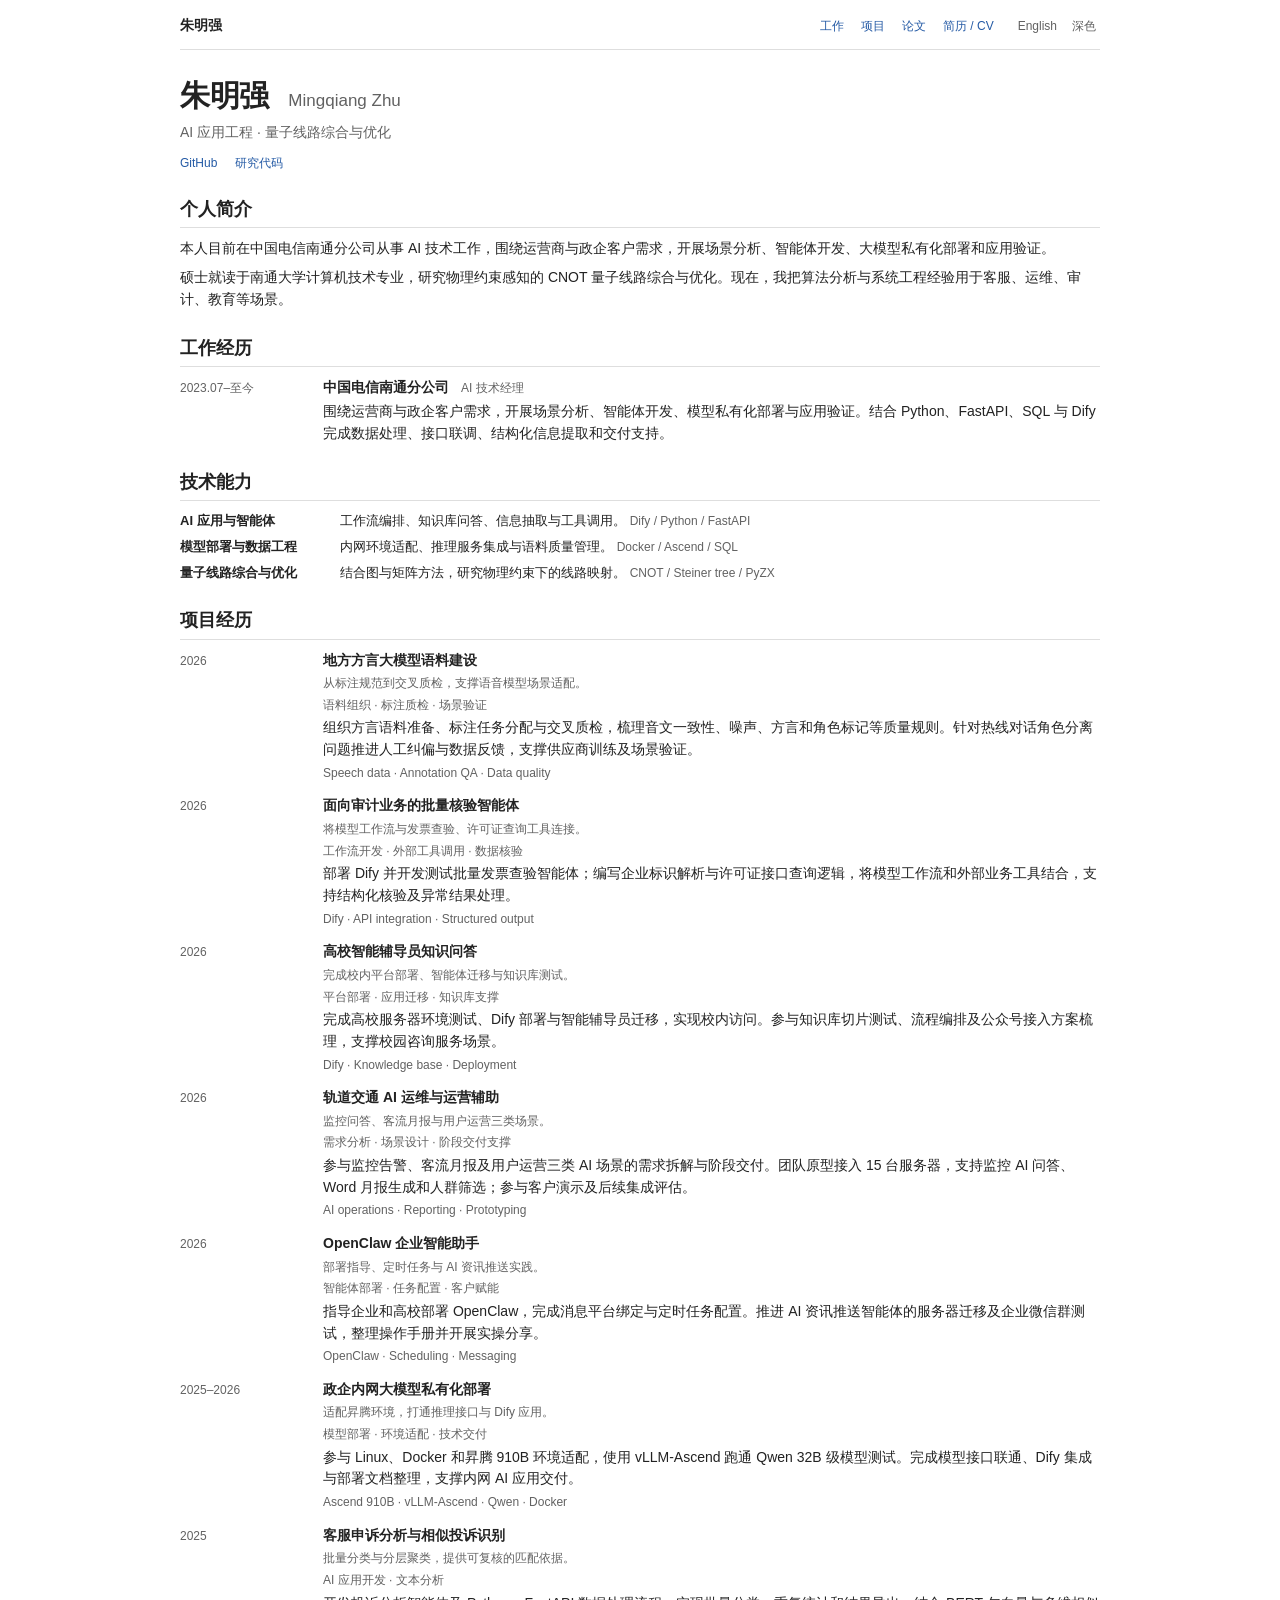
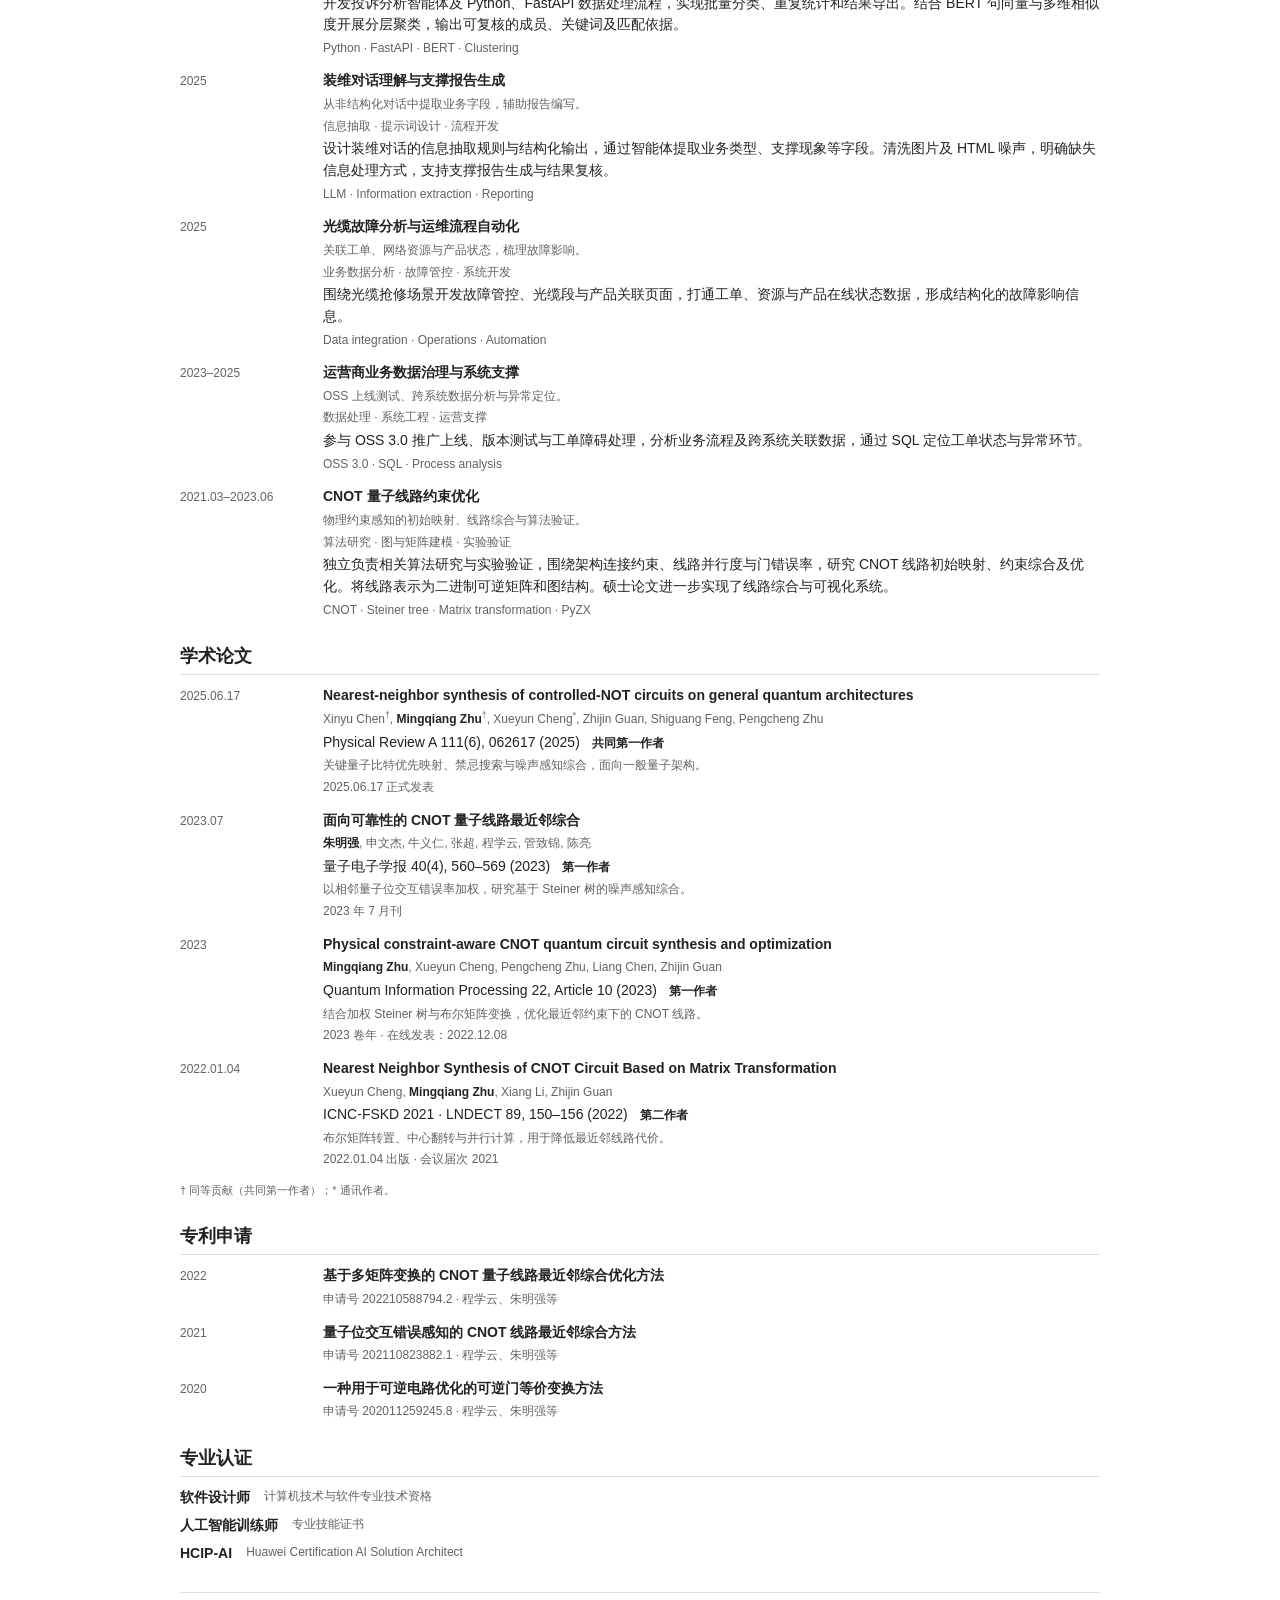
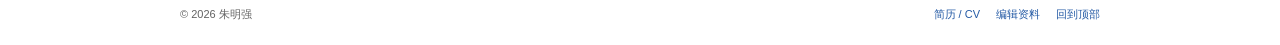
<file: index.html>
<!doctype html>
<html lang="zh-CN" data-theme="light">
<head>
<meta charset="utf-8"><meta name="viewport" content="width=device-width, initial-scale=1"><meta name="color-scheme" content="light dark">
<meta name="description" content="朱明强：AI 应用工程、智能体开发与量子线路综合研究。"><meta property="og:title" content="朱明强 · Mingqiang Zhu"><meta property="og:description" content="AI engineering and quantum circuit research."><meta property="og:type" content="website">
<title>朱明强 · Mingqiang Zhu</title><link rel="icon" href="./favicon.svg" type="image/svg+xml"><link rel="stylesheet" href="./styles.css?v=20261102-online">
<script>try{document.documentElement.dataset.theme=localStorage.getItem('mz-theme')||(matchMedia('(prefers-color-scheme: dark)').matches?'dark':'light')}catch{}</script>
<script src="./content.js?v=20261102-online" defer></script><script src="./portfolio-core.js?v=20261102-online" defer></script><script src="./portfolio-view.js?v=20261102-online" defer></script><script src="./app.js?v=20261102-online" defer></script>
</head>
<body><a class="skip-link" href="#main">跳到正文 / Skip to content</a>
<div class="page-shell"><header class="site-header"><a class="site-name" href="./index.html">朱明强</a><nav aria-label="页面导航"><a href="#experience" data-label="experience">工作</a><a href="#projects" data-label="projects">项目</a><a href="#papers" data-label="papers">论文</a><a href="./cv.html" id="cv-link">简历 / CV</a></nav><div class="header-tools"><button type="button" id="language-toggle">English</button><button type="button" id="theme-toggle">深色</button></div></header>
<div id="draft-banner" class="notice" hidden role="status"></div>
<main id="main"><header class="profile-header"><h1 id="profile-name">朱明强 <span>Mingqiang Zhu</span></h1><p id="profile-headline">AI 应用工程 · 量子线路综合与优化</p><div id="profile-links" class="profile-links"></div></header><div id="page-content"></div></main>
<footer class="site-footer"><span id="copyright"></span><div><a href="./cv.html" id="footer-cv">简历</a><a href="./edit.html" id="editor-link">编辑资料</a><a href="#main" id="top-link">回到顶部</a></div></footer></div>
<noscript><p>请启用 JavaScript 查看项目与论文。Please enable JavaScript to view this portfolio.</p></noscript>
</body></html>
</file>
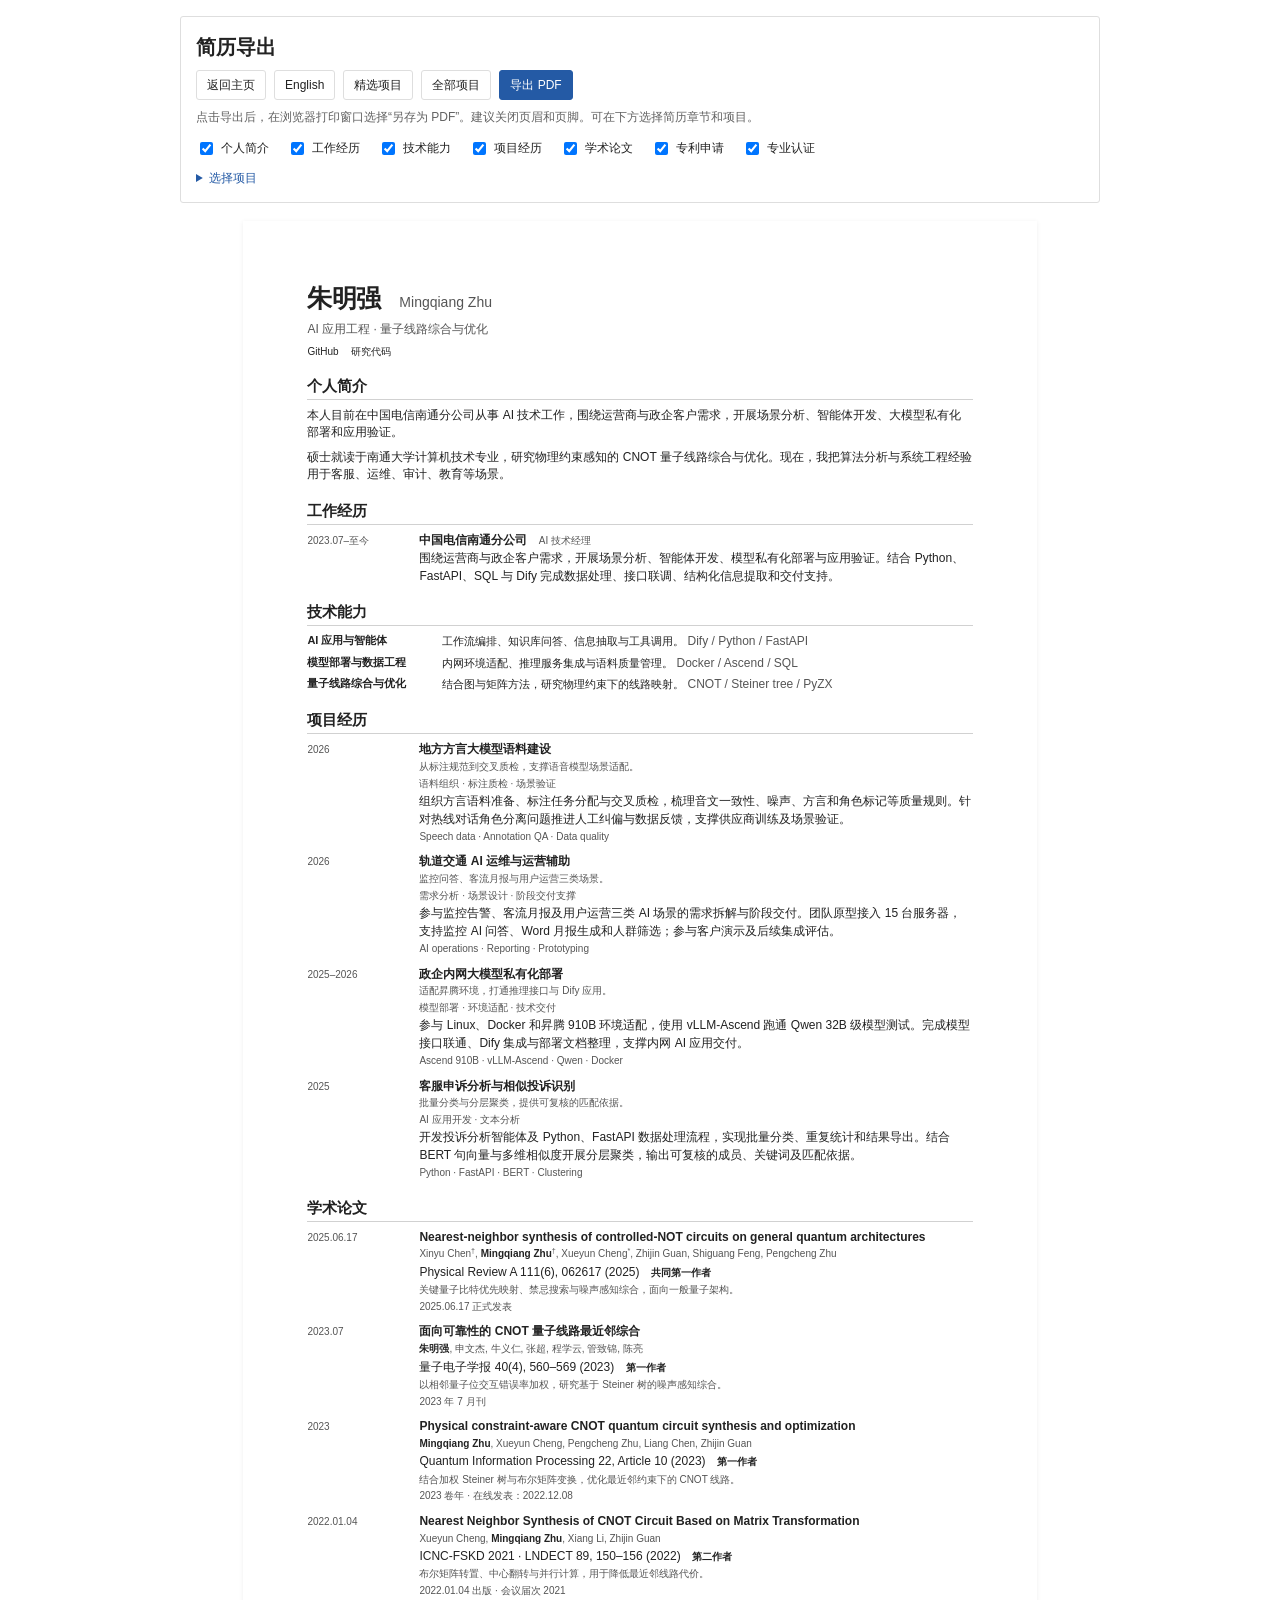
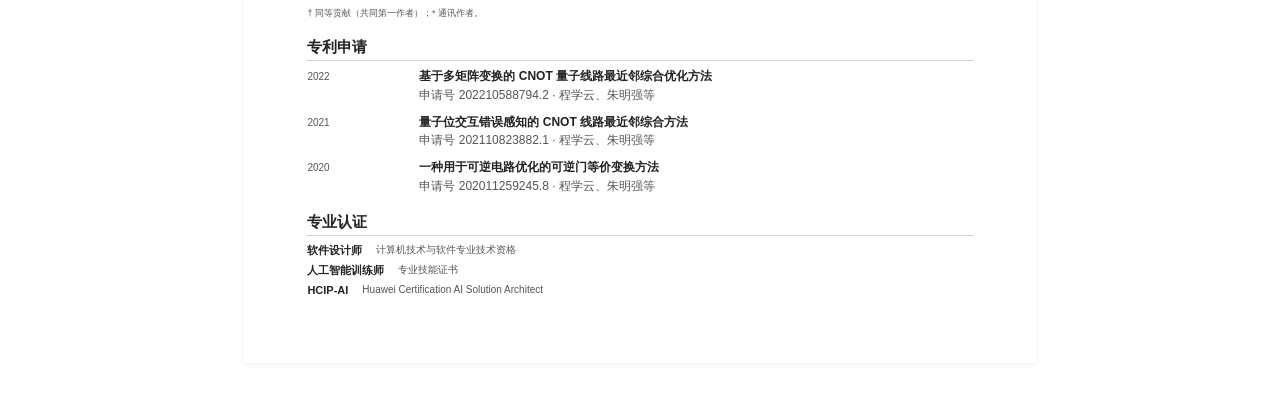
<file: cv.html>
<!doctype html><html lang="zh-CN"><head><meta charset="utf-8"><meta name="viewport" content="width=device-width, initial-scale=1"><title>朱明强 · 简历</title><link rel="icon" href="./favicon.svg" type="image/svg+xml"><link rel="stylesheet" href="./styles.css?v=20261102-online"><script src="./content.js?v=20261102-online" defer></script><script src="./portfolio-core.js?v=20261102-online" defer></script><script src="./portfolio-view.js?v=20261102-online" defer></script><script src="./cv.js?v=20261102-online" defer></script></head><body>
<div class="cv-controls"><h1 id="cv-title">简历导出</h1><div class="toolbar"><a class="button" href="./index.html" id="back-home">返回主页</a><button id="cv-language" type="button">English</button><button id="select-featured" type="button">精选项目</button><button id="select-all" type="button">全部项目</button><button id="print-cv" class="primary" type="button">导出 PDF</button></div><p id="print-help">点击导出后，在浏览器打印窗口选择“另存为 PDF”。可在下方选择简历章节和项目。</p><div id="cv-draft-notice" class="notice" hidden></div><div id="section-options" class="cv-options"></div><details><summary id="project-selection-label">选择项目</summary><div id="project-options" class="project-options"></div></details></div>
<main class="cv-sheet" id="cv-sheet"></main></body></html>
</file>
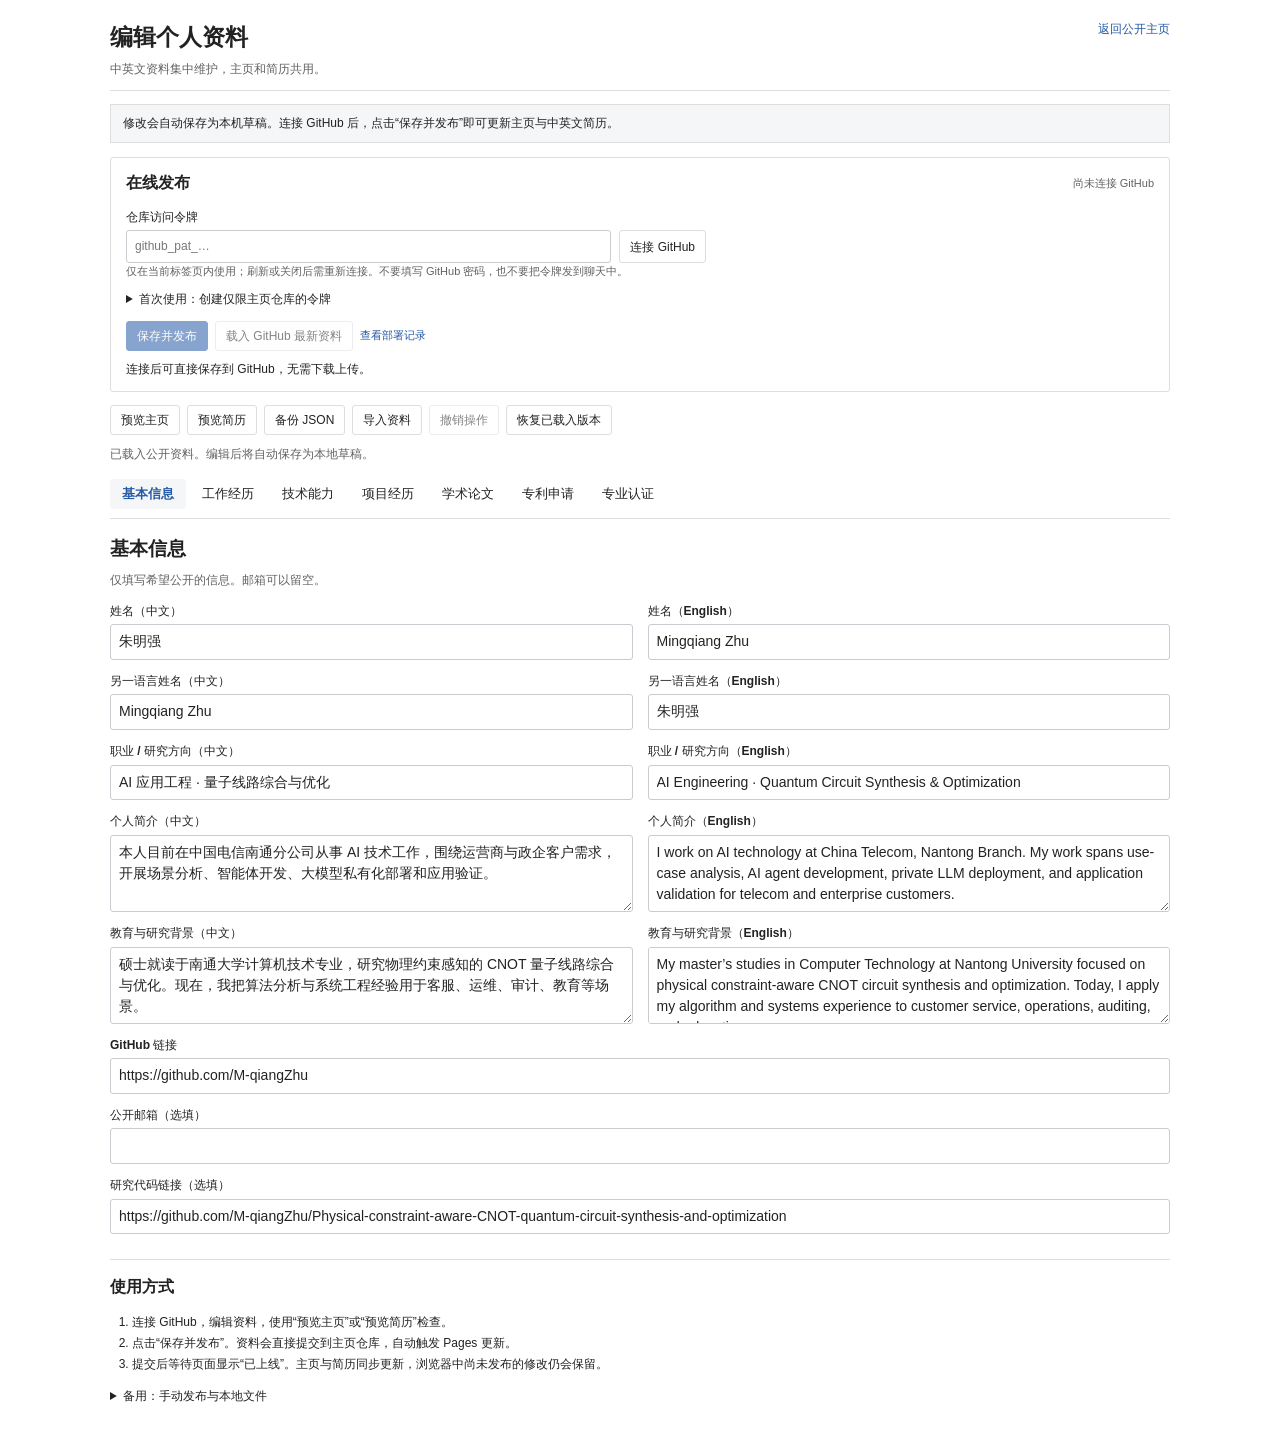
<file: edit.html>
<!doctype html>
<html lang="zh-CN"><head>
<meta charset="utf-8"><meta name="viewport" content="width=device-width, initial-scale=1"><title>编辑资料 · 朱明强</title>
<meta name="robots" content="noindex"><meta name="referrer" content="no-referrer">
<meta http-equiv="Content-Security-Policy" content="default-src 'self'; script-src 'self'; style-src 'self'; connect-src 'self' https://api.github.com https://m-qiangzhu.github.io; img-src 'self' data:; object-src 'none'; base-uri 'self'; form-action 'none'">
<link rel="icon" href="./favicon.svg" type="image/svg+xml"><link rel="stylesheet" href="./styles.css?v=20261102-online"><link rel="stylesheet" href="./editor.css?v=20261102-online">
<script src="./content.js?v=20261102-online" defer></script><script src="./portfolio-core.js?v=20261102-online" defer></script><script src="./github-publish.js?v=20261102-online" defer></script><script src="./editor-publish.js?v=20261102-online" defer></script><script src="./editor.js?v=20261102-online" defer></script>
</head><body><div class="editor-shell">
<header class="editor-header"><div><h1>编辑个人资料</h1><p>中英文资料集中维护，主页和简历共用。</p></div><a href="./index.html">返回公开主页</a></header>
<div class="notice">修改会自动保存为本机草稿。连接 GitHub 后，点击“保存并发布”即可更新主页与中英文简历。</div>
<section class="github-panel" aria-labelledby="github-heading">
<div class="github-heading"><h2 id="github-heading">在线发布</h2><span id="github-account">尚未连接 GitHub</span></div>
<form id="github-connect-form" autocomplete="off"><div class="github-connect-row"><label class="field" for="github-token"><span>仓库访问令牌</span><input id="github-token" type="password" autocomplete="off" autocapitalize="off" spellcheck="false" placeholder="github_pat_…" aria-describedby="token-help" required></label><button type="submit" id="github-connect">连接 GitHub</button></div><p id="token-help">仅在当前标签页内使用；刷新或关闭后需重新连接。不要填写 GitHub 密码，也不要把令牌发到聊天中。</p></form>
<details id="token-setup"><summary>首次使用：创建仅限主页仓库的令牌</summary><ol><li><a href="https://github.com/settings/personal-access-tokens/new?name=Homepage+editor&amp;description=Edit+personal+homepage+content&amp;target_name=M-qiangZhu&amp;expires_in=30&amp;contents=write" target="_blank" rel="noopener noreferrer">打开 GitHub 令牌设置</a>，使用 <strong>M-qiangZhu</strong> 账号。</li><li>在 Repository access 选择 <strong>Only select repositories</strong>，仅选 <strong>M-qiangZhu.github.io</strong>。</li><li>在 Repository permissions 确认 <strong>Contents → Read and write</strong>。有效期可自行缩短，其他权限无需添加。</li><li>点击 Generate token，将生成的 <strong>github_pat_…</strong> 粘贴到上方并连接。令牌过期后在这里重新创建。</li></ol></details>
<div class="toolbar github-actions"><button type="button" id="publish-online" class="primary" disabled>保存并发布</button><button type="button" id="load-remote" disabled>载入 GitHub 最新资料</button><button type="button" id="github-disconnect" hidden>断开连接</button><button type="button" id="check-publication" hidden>重新检查上线状态</button><a href="https://github.com/M-qiangZhu/M-qiangZhu.github.io/actions" target="_blank" rel="noopener noreferrer">查看部署记录</a></div>
<p id="publish-status" role="status" aria-live="polite">连接后可直接保存到 GitHub，无需下载上传。</p><a id="published-commit" target="_blank" rel="noopener noreferrer" hidden>查看本次提交</a>
<div id="remote-conflict" class="remote-conflict" role="alert" hidden><p id="conflict-message"></p><div class="toolbar"><button type="button" id="use-remote">改用 GitHub 最新资料</button><button type="button" id="keep-local">保留当前草稿，替换远端资料</button></div><p>改用远端资料后，可通过“撤销操作”找回当前草稿。替换远端需再次确认。</p></div>
</section>
<div class="editor-actions toolbar"><button type="button" id="preview-home">预览主页</button><button type="button" id="preview-cv">预览简历</button><button type="button" id="export-json">备份 JSON</button><button type="button" id="import-json">导入资料</button><input id="import-file" type="file" accept=".json,.js,application/json,text/javascript" hidden><button type="button" id="undo" disabled>撤销操作</button><button type="button" id="reset-draft">恢复已载入版本</button></div>
<p class="save-status" id="save-status" role="status" aria-live="polite">正在载入资料…</p><div class="editor-errors" id="editor-errors" role="alert" hidden></div>
<nav class="editor-tabs" id="editor-tabs" aria-label="编辑栏目"></nav>
<main id="editor-main"><div class="editor-section-heading"><h2 id="section-title">基本信息</h2><button id="add-entry" type="button" hidden>新增条目</button></div><p id="section-help" class="muted"></p><form id="editor-form" autocomplete="off"></form></main>
<section class="publishing-help"><h2>使用方式</h2><ol><li>连接 GitHub，编辑资料，使用“预览主页”或“预览简历”检查。</li><li>点击“保存并发布”。资料会直接提交到主页仓库，自动触发 Pages 更新。</li><li>提交后等待页面显示“已上线”。主页与简历同步更新，浏览器中尚未发布的修改仍会保留。</li></ol><details><summary>备用：手动发布与本地文件</summary><div class="toolbar"><button type="button" id="download-script">下载发布文件</button><button type="button" id="write-folder">写回本地文件夹</button><a href="https://github.com/M-qiangZhu/M-qiangZhu.github.io/upload/main" target="_blank" rel="noopener noreferrer">GitHub 手动上传</a></div><p>下载的 content.js 可手动上传到仓库 main 分支。本地文件夹写回需浏览器支持；写回本身不会更新公开网站。</p></details></section>
</div></body></html>
</file>
<file: styles.css>
:root{--bg:#fff;--text:#222;--muted:#626262;--line:#dedede;--accent:#245aa5;--subtle:#f5f6f7;color-scheme:light;font-family:-apple-system,BlinkMacSystemFont,"Segoe UI","PingFang SC","Microsoft YaHei",sans-serif}
:root[data-theme="dark"]{--bg:#191b1e;--text:#e4e5e7;--muted:#acafb5;--line:#3b3e43;--accent:#a5c5f2;--subtle:#25282c;color-scheme:dark}
*{box-sizing:border-box}body{margin:0;background:var(--bg);color:var(--text);font-size:14px;line-height:1.55}a{color:var(--accent);text-decoration:none}a:hover{text-decoration:underline}button,input,select,textarea{font:inherit}button{cursor:pointer}button,a,input,textarea,select,summary{touch-action:manipulation}a:focus-visible,button:focus-visible,input:focus-visible,textarea:focus-visible,select:focus-visible,summary:focus-visible{outline:2px solid var(--accent);outline-offset:3px}h1,h2,h3,p,ul,dl,dd{margin:0}button,.button{border:1px solid var(--line);border-radius:3px;background:var(--bg);color:var(--text);padding:5px 10px;font-size:12px;text-decoration:none;display:inline-block;line-height:1.5}button:hover,.button:hover{background:var(--subtle);text-decoration:none}button:disabled{opacity:.5;cursor:default}.primary{background:var(--accent);color:var(--bg);border-color:var(--accent)}.primary:hover{background:var(--accent);opacity:.9}.page-shell{width:min(920px,calc(100% - 48px));margin:auto}.site-header{display:flex;align-items:center;gap:20px;flex-wrap:wrap;padding:15px 0 12px;border-bottom:1px solid var(--line);font-size:12px}.site-name{font-weight:600;color:var(--text);font-size:14px}.site-header nav{display:flex;gap:17px;margin-left:auto}.header-tools{display:flex;gap:7px}.header-tools button{border:0;padding:2px 4px;color:var(--muted)}.profile-header{padding:26px 0 0}.profile-header h1{font-size:30px;line-height:1.3;font-weight:650;letter-spacing:-.5px}.profile-header h1 span{font-size:17px;font-weight:400;color:var(--muted);margin-left:12px;letter-spacing:0}.profile-header>p{margin-top:7px;font-size:14px;color:var(--muted)}.profile-links{display:flex;flex-wrap:wrap;gap:6px 18px;font-size:12px;margin-top:10px}.content-section{margin-top:25px;scroll-margin-top:14px}.content-section>h2{font-size:18px;font-weight:650;line-height:1.4;border-bottom:1px solid var(--line);padding-bottom:5px;margin-bottom:10px}.content-section>p+p{margin-top:7px}p{overflow-wrap:anywhere}.entry{margin:0 0 13px;break-inside:avoid}.dated-entry{display:grid;grid-template-columns:127px minmax(0,1fr);gap:16px}.entry-date{font-size:12px;font-variant-numeric:tabular-nums;color:var(--muted);padding-top:2px}.entry h3{font-size:14px;font-weight:600;line-height:1.55}.entry h3 a{color:var(--text)}.entry h3 a:hover{color:var(--accent)}.entry p{margin-top:3px}.inline-role{font-size:12px;color:var(--muted);font-weight:400;margin-left:8px}.entry-role,.entry-note,.authors,.muted,.legend{color:var(--muted);font-size:12px}.author-role{font-size:12px;color:var(--text);font-weight:600;margin-left:8px}.authors strong{color:var(--text)}sup{font-size:.72em;line-height:0}.legend{margin-top:5px;font-size:11px}.skill-list>div{display:grid;grid-template-columns:145px minmax(0,1fr);gap:15px;margin:6px 0}.skill-list dt{font-weight:600;font-size:13px}.skill-list dd{font-size:13px}.credential-list{list-style:none;padding:0}.credential-list li{display:flex;flex-wrap:wrap;gap:5px 14px;margin:6px 0}.credential-list li>span,.credential-list time{color:var(--muted);font-size:12px}.site-footer{display:flex;justify-content:space-between;gap:12px;flex-wrap:wrap;border-top:1px solid var(--line);padding:13px 0 22px;margin-top:28px;font-size:11px;color:var(--muted)}.site-footer>div{display:flex;gap:16px}.notice{padding:9px 12px;border:1px solid var(--line);background:var(--subtle);font-size:12px;margin-top:13px}.notice[hidden]{display:none}.skip-link{position:absolute;top:-100px;left:10px;background:var(--bg);padding:6px}.skip-link:focus{top:5px}.empty-state{color:var(--muted);padding:12px 0}.toolbar{display:flex;flex-wrap:wrap;gap:8px;align-items:center}.toolbar a{white-space:nowrap}.cv-controls{width:min(920px,calc(100% - 36px));margin:16px auto;padding:15px;border:1px solid var(--line);border-radius:3px;background:var(--bg)}.cv-controls h1{font-size:20px;margin-bottom:7px}.cv-controls p{font-size:12px;color:var(--muted);margin-top:8px}.cv-options{display:flex;flex-wrap:wrap;gap:8px 18px;margin-top:12px;font-size:12px}.cv-options label{display:flex;align-items:center;gap:5px}.cv-controls details{margin-top:11px;font-size:12px}.cv-controls summary{cursor:pointer;color:var(--accent)}.project-options{display:grid;grid-template-columns:1fr 1fr;gap:7px 15px;margin-top:10px}.project-options label{display:flex;align-items:flex-start;gap:5px}.cv-sheet{width:min(210mm,calc(100% - 36px));min-height:297mm;background:#fff;color:#222;margin:18px auto 30px;padding:16mm 17mm;box-shadow:0 1px 5px #0001;--text:#222;--muted:#555;--line:#d1d1d1;--accent:#222;--bg:#fff;--subtle:#f6f6f6;font-size:12px;line-height:1.45}.cv-sheet .profile-header{padding:0}.cv-sheet .profile-header h1{font-size:25px}.cv-sheet .profile-header h1 span{font-size:14px}.cv-sheet .profile-header>p{font-size:12px}.cv-sheet .profile-links{font-size:10px;gap:5px 12px;margin-top:6px}.cv-sheet .content-section{margin-top:16px}.cv-sheet .content-section>h2{font-size:15px;margin-bottom:7px;padding-bottom:3px}.cv-sheet .entry{margin-bottom:9px}.cv-sheet .dated-entry{grid-template-columns:100px minmax(0,1fr);gap:12px}.cv-sheet .entry-date{font-size:10px}.cv-sheet .entry h3{font-size:12px;line-height:1.4}.cv-sheet .entry p{margin-top:2px}.cv-sheet .entry-role,.cv-sheet .entry-note,.cv-sheet .authors,.cv-sheet .author-role{font-size:10px}.cv-sheet .skill-list>div{grid-template-columns:125px minmax(0,1fr);gap:10px;margin:4px 0}.cv-sheet .skill-list dt,.cv-sheet .skill-list dd{font-size:11px}.cv-sheet .credential-list{font-size:11px}.cv-sheet .credential-list li>span{font-size:10px}.cv-sheet .legend{font-size:9px}.cv-sheet .inline-role{font-size:10px}.cv-sheet .credential-list li{margin:4px 0}
@media(max-width:640px){.page-shell{width:calc(100% - 32px)}.site-header{gap:9px 12px}.site-name{font-size:13px}.site-header nav{gap:12px;font-size:11px}.header-tools{margin-left:auto}.profile-header{padding-top:21px}.profile-header h1{font-size:26px}.profile-header h1 span{font-size:14px;margin-left:8px}.profile-header>p{font-size:13px}.content-section{margin-top:21px}.dated-entry{grid-template-columns:1fr;gap:2px}.entry-date{font-size:11px}.entry{margin-bottom:15px}.entry h3{font-size:14px}.skill-list>div{grid-template-columns:1fr;gap:1px;margin:8px 0}.credential-list li{display:block}.credential-list li>span{display:block;margin-top:1px}.author-role{display:inline;margin-left:6px}.cv-sheet{width:calc(100% - 20px);padding:20px 16px;min-height:0}.cv-sheet .dated-entry{grid-template-columns:1fr;gap:2px}.cv-sheet .skill-list>div{grid-template-columns:1fr;gap:2px}.project-options{grid-template-columns:1fr}.cv-controls{width:calc(100% - 20px);padding:12px}}
@media(prefers-reduced-motion:reduce){*{scroll-behavior:auto!important}}
@media print{@page{size:A4;margin:14mm 16mm}html,body{background:#fff!important;color:#222!important}.cv-controls,.site-header,.site-footer,.notice,.skip-link{display:none!important}.cv-sheet{width:auto;min-height:0;margin:0;padding:0;box-shadow:none;font-size:10pt;line-height:1.4}.cv-sheet .profile-header h1{font-size:20pt}.cv-sheet .profile-header h1 span{font-size:11pt}.cv-sheet .content-section{margin-top:11pt}.cv-sheet .content-section>h2{font-size:12pt;break-after:avoid}.cv-sheet .dated-entry{grid-template-columns:91px minmax(0,1fr);gap:12px}.cv-sheet .entry{break-inside:avoid;margin-bottom:7pt}.cv-sheet .entry h3{font-size:10pt}.cv-sheet .entry-date,.cv-sheet .authors,.cv-sheet .entry-role,.cv-sheet .entry-note,.cv-sheet .author-role{font-size:8.5pt}.cv-sheet .skill-list>div{grid-template-columns:110px minmax(0,1fr)}.cv-sheet .skill-list dt,.cv-sheet .skill-list dd{font-size:9pt}.cv-sheet a{color:#222!important;text-decoration:none}.page-shell{width:auto}.profile-header{padding-top:0}.entry{break-inside:avoid}h2,h3{break-after:avoid}.cv-sheet .legend{font-size:8pt}}
.project-subtitle,.paper-description{font-size:12px;color:var(--muted)}.cv-sheet .project-subtitle,.cv-sheet .paper-description{font-size:10px}@media print{.cv-sheet .project-subtitle,.cv-sheet .paper-description{font-size:8.5pt}}
[hidden]{display:none!important}
</file>
<file: editor.css>
.editor-shell{width:min(1060px,calc(100% - 40px));margin:20px auto 40px}.editor-header{display:flex;justify-content:space-between;gap:20px;align-items:flex-start;border-bottom:1px solid var(--line);padding-bottom:12px}.editor-header h1{font-size:23px}.editor-header p{font-size:12px;color:var(--muted);margin-top:4px}.editor-header>a{font-size:12px}.editor-actions{margin-top:13px;gap:7px}.save-status{font-size:12px;color:var(--muted);margin:10px 0}.editor-tabs{display:flex;flex-wrap:wrap;gap:4px;border-bottom:1px solid var(--line);padding-bottom:9px;margin:15px 0}.editor-tabs button{border:0;font-size:13px;padding:5px 12px}.editor-tabs button[aria-pressed="true"]{color:var(--accent);background:var(--subtle);font-weight:600}.editor-section-heading{display:flex;align-items:center;justify-content:space-between;gap:15px;margin-bottom:8px}.editor-section-heading h2{font-size:19px}#section-help{font-size:12px;margin-bottom:12px}.editor-errors{border:1px solid #b43b3b;color:#912c2c;background:#fff8f8;padding:10px 14px;font-size:12px;white-space:pre-line}.editor-errors[hidden]{display:none}.field{display:flex;flex-direction:column;gap:4px;margin-bottom:12px;min-width:0}.field>span,.field-label{font-size:12px;font-weight:550}.field input,.field textarea,.field select{padding:6px 8px;border:1px solid #c8ccd1;border-radius:3px;width:100%;background:#fff;color:#222;min-height:33px}.field textarea{resize:vertical;line-height:1.5;min-height:68px}.field input::placeholder,.field textarea::placeholder{color:#777}.field-hint{font-size:11px;color:var(--muted)}.field-pair,.field-grid{display:grid;grid-template-columns:1fr 1fr;gap:15px}.entry-editor{border:1px solid var(--line);border-radius:3px;margin:10px 0}.entry-editor>summary{cursor:pointer;padding:10px 12px;font-size:14px;font-weight:550;list-style-position:inside;background:var(--subtle)}.entry-editor-body{padding:14px 14px 2px}.entry-editor-body>.toolbar{justify-content:flex-end;margin-bottom:10px}.checkbox-field{display:flex;gap:6px;align-items:center;font-size:12px;margin:6px 0 12px}.checkbox-field input{margin:0;width:auto}.category-options{display:flex;gap:17px;flex-wrap:wrap;margin-bottom:12px;font-size:12px}.category-options label{display:flex;gap:5px;align-items:center}.author-editor{margin:8px 0 16px;padding:10px;border:1px solid var(--line);border-radius:3px}.author-editor legend{font-size:12px;font-weight:600;padding:0 4px}.author-row{display:grid;grid-template-columns:minmax(110px,1fr) repeat(3,auto) auto;gap:9px;align-items:center;margin:7px 0}.author-row input[type="text"]{min-width:0;width:100%;padding:5px 7px;border:1px solid #c8ccd1;border-radius:3px;font:inherit;font-size:12px}.author-row label{font-size:11px;white-space:nowrap;display:flex;gap:3px;align-items:center}.author-row button{font-size:10px;padding:3px 7px}.author-editor>p{font-size:11px;margin:7px 0;color:var(--muted)}.publishing-help{margin-top:25px;padding-top:15px;border-top:1px solid var(--line);font-size:12px}.publishing-help h2{font-size:16px}.publishing-help ol{padding-left:22px;line-height:1.75}.publishing-help p{color:var(--muted);margin-top:8px}.editor-subheading{font-size:15px;margin:18px 0 10px}.empty-state{border:1px dashed var(--line);padding:16px}#editor-form button{font-size:11px}
.github-panel{border:1px solid var(--line);padding:13px 15px;margin-top:14px;border-radius:3px;font-size:12px}.github-heading{display:flex;align-items:center;justify-content:space-between;gap:10px;margin-bottom:12px}.github-heading h2{font-size:16px}.github-heading span,#token-help{color:var(--muted);font-size:11px}.github-connect-row{display:flex;align-items:flex-end;gap:8px;max-width:580px}.github-connect-row .field{flex:1;margin-bottom:0}.github-connect-row button{min-height:33px;white-space:nowrap}.github-panel details{margin-top:10px}.github-panel summary,.publishing-help summary{cursor:pointer}.github-panel ol{padding-left:20px;line-height:1.7;margin-top:7px}.github-panel li{margin:3px 0;overflow-wrap:anywhere}.github-actions{margin-top:12px;gap:7px}.github-actions a{font-size:11px}#publish-status{margin-top:9px;white-space:pre-line;overflow-wrap:anywhere}#publish-status[data-tone="error"]{color:#912c2c}#publish-status[data-tone="success"]{color:#287147}#published-commit{display:inline-block;margin-top:5px;font-size:11px}.remote-conflict{border-left:3px solid #ad7539;background:var(--subtle);padding:10px 12px;margin-top:12px}.remote-conflict>.toolbar{margin:8px 0}.remote-conflict>p:last-child{font-size:11px;color:var(--muted)}.publishing-help details>.toolbar{margin-top:10px}button:disabled{cursor:not-allowed;opacity:.55}
@media(max-width:640px){.editor-shell{width:calc(100% - 24px);margin-top:14px}.field-pair,.field-grid{grid-template-columns:1fr;gap:0}.editor-header{gap:10px}.editor-header h1{font-size:20px}.author-row{grid-template-columns:minmax(0,1fr) auto auto}.author-row input[type="text"]{grid-column:1/-1}.author-row button{grid-column:3}.author-row label{font-size:11px}.editor-tabs{gap:3px}.editor-tabs button{padding:5px 8px;font-size:12px}.entry-editor-body{padding:11px 10px 0}.editor-actions button{font-size:11px;padding:5px 7px}.github-panel{padding:11px}.github-heading{align-items:flex-start}.github-heading span{max-width:200px;text-align:right}.github-actions button{font-size:11px}}
</file>
